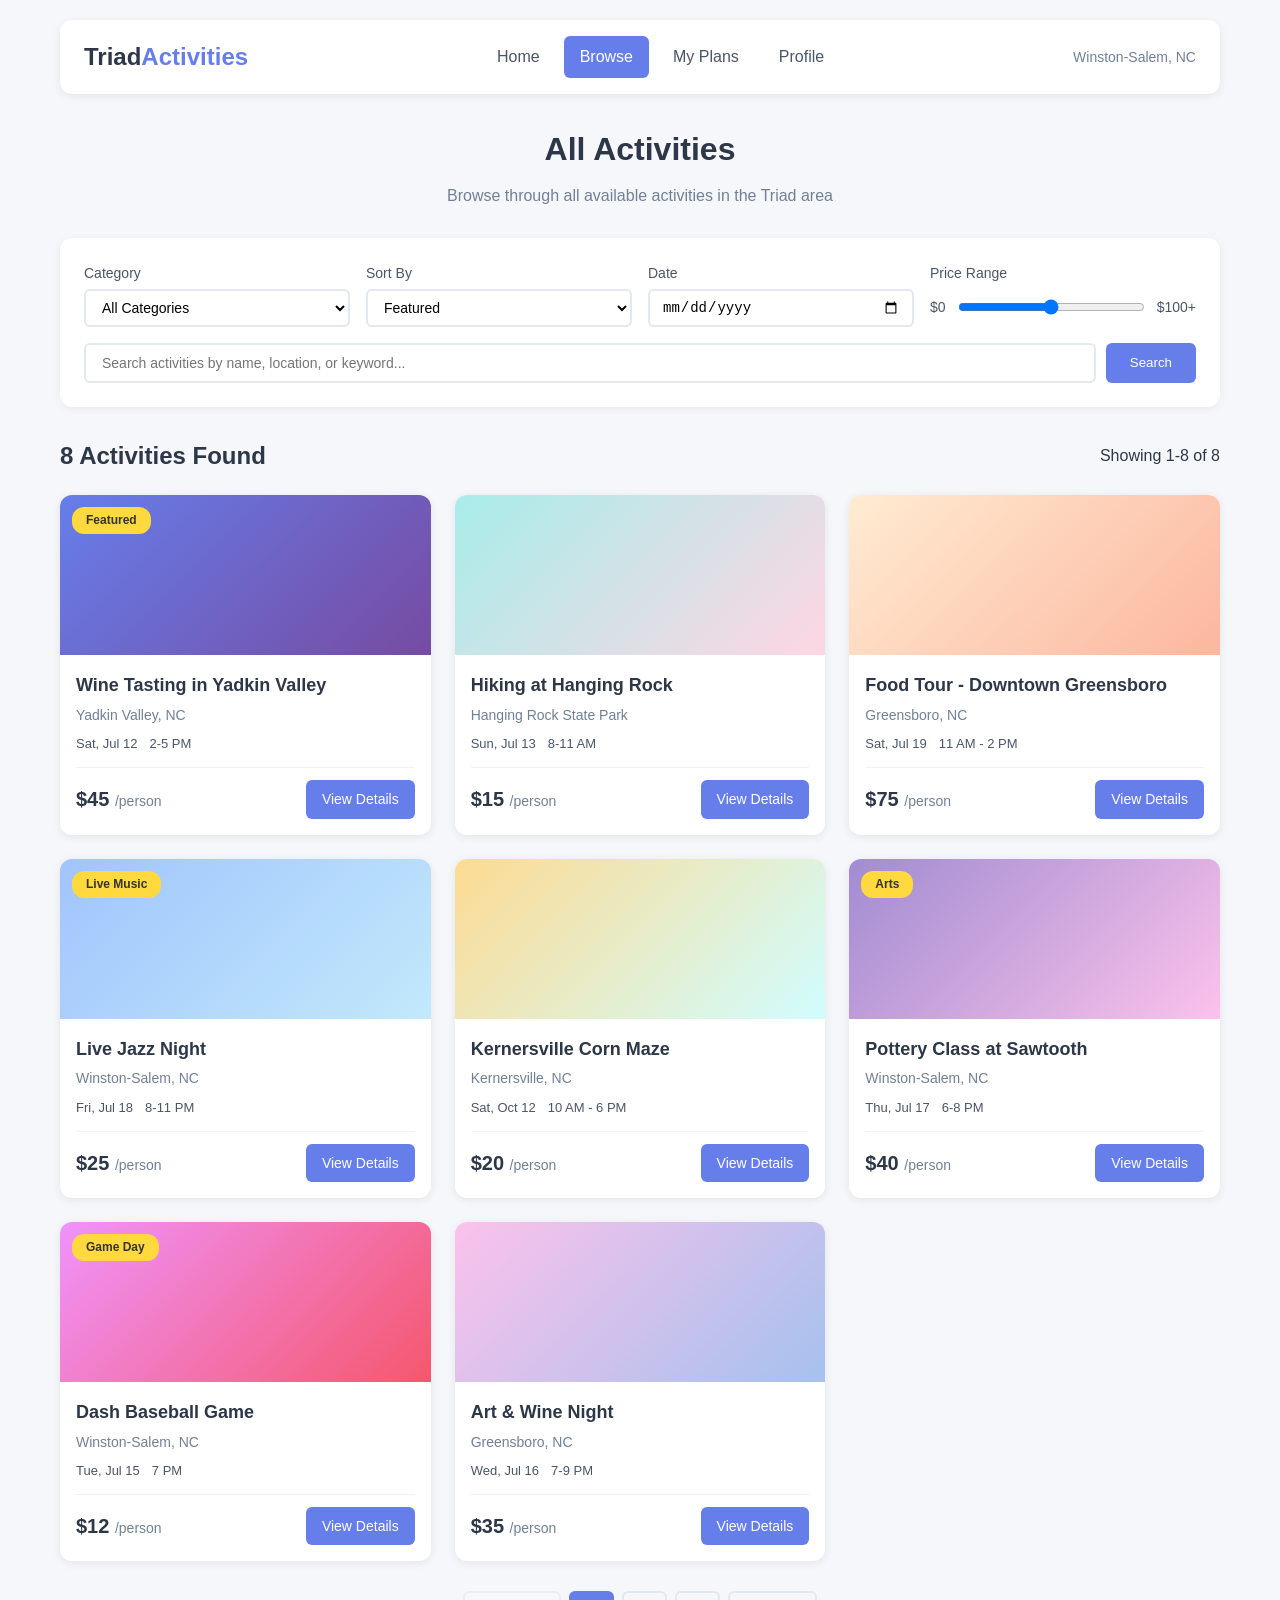
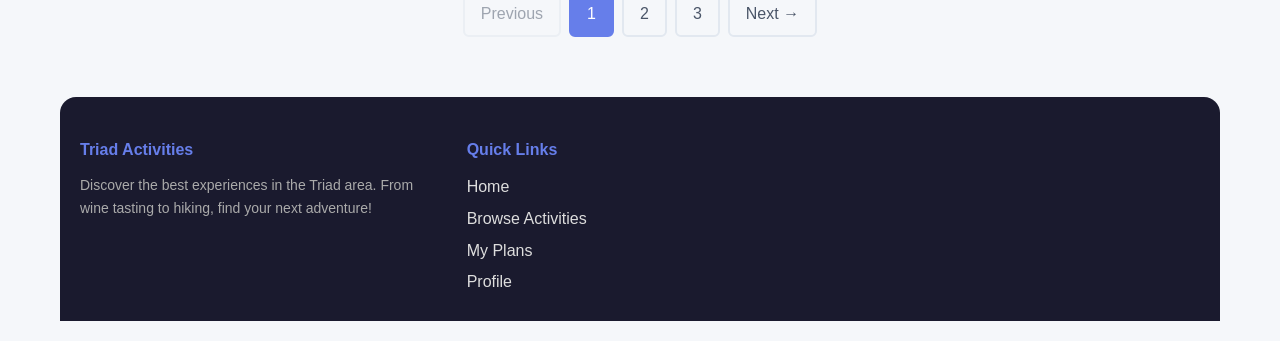
<file: high-fidelity-prototype/customer/browse.html>
<!DOCTYPE html>
<html lang="en">
<head>
    <meta charset="UTF-8">
    <meta name="viewport" content="width=device-width, initial-scale=1.0">
    <title>Browse Activities - Triad Activities</title>
    <link rel="stylesheet" href="../common/shared.css">
    <link rel="stylesheet" href="design.css">
</head>
<body>

    <header class="app-header">
        <div class="logo">
            <a href="index.html">Triad<span>Activities</span></a>
        </div>
        <nav class="main-nav">
            <a href="index.html">Home</a>
            <a href="browse.html" class="active">Browse</a>
            <a href="myPlans.html">My Plans</a>
            <a href="profile.html">Profile</a>
        </nav>
        <div class="header-actions">
            <span class="location">Winston-Salem, NC</span>
        </div>
    </header>

    <main>
        <section class="browse-header">
            <h1>All Activities</h1>
            <p>Browse through all available activities in the Triad area</p>
        </section>

        <section class="filter-section">
            <div class="filter-row">
                <div class="filter-group">
                    <label for="categoryFilter">Category</label>
                    <select id="categoryFilter">
                        <option value="all">All Categories</option>
                        <option value="outdoor">Outdoor</option>
                        <option value="indoor">Indoor</option>
                        <option value="food">Food & Drink</option>
                        <option value="entertainment">Entertainment</option>
                        <option value="culture">Culture</option>
                        <option value="sports">Sports</option>
                    </select>
                </div>

                <div class="filter-group">
                    <label for="sortFilter">Sort By</label>
                    <select id="sortFilter">
                        <option value="featured">Featured</option>
                        <option value="price-low">Price: Low to High</option>
                        <option value="price-high">Price: High to Low</option>
                        <option value="date">Date: Soonest</option>
                    </select>
                </div>

                <div class="filter-group">
                    <label for="dateFilter">Date</label>
                    <input type="date" id="dateFilter">
                </div>

                <div class="filter-group">
                    <label>Price Range</label>
                    <div class="price-range-display">
                        <span>$0</span>
                        <input type="range" min="0" max="100" value="50">
                        <span>$100+</span>
                    </div>
                </div>
            </div>

            <div class="filter-search">
                <input type="text" placeholder="Search activities by name, location, or keyword...">
                <button class="search-btn-small">Search</button>
            </div>
        </section>

        <section class="results-section">
            <div class="section-header">
                <h2 id="resultsCount">8 Activities Found</h2>
                <span class="result-count">Showing 1-8 of 8</span>
            </div>

            <div class="activity-grid">
                <div class="activity-card">
                    <div class="card-image" style="background: linear-gradient(135deg, #667eea 0%, #764ba2 100%);">
                        <span class="card-badge">Featured</span>
                    </div>
                    <div class="card-body">
                        <h3>Wine Tasting in Yadkin Valley</h3>
                        <p class="location">Yadkin Valley, NC</p>
                        <div class="card-meta">
                            <span>Sat, Jul 12</span>
                            <span>2-5 PM</span>
                        </div>
                        <div class="card-footer">
                            <span class="price">$45 <span>/person</span></span>
                            <a href="booking.html?id=1" class="view-detail-btn">View Details</a>
                        </div>
                    </div>
                </div>

                <div class="activity-card">
                    <div class="card-image" style="background: linear-gradient(135deg, #a8edea 0%, #fed6e3 100%);"></div>
                    <div class="card-body">
                        <h3>Hiking at Hanging Rock</h3>
                        <p class="location">Hanging Rock State Park</p>
                        <div class="card-meta">
                            <span>Sun, Jul 13</span>
                            <span>8-11 AM</span>
                        </div>
                        <div class="card-footer">
                            <span class="price">$15 <span>/person</span></span>
                            <a href="booking.html?id=2" class="view-detail-btn">View Details</a>
                        </div>
                    </div>
                </div>

                <div class="activity-card">
                    <div class="card-image" style="background: linear-gradient(135deg, #ffecd2 0%, #fcb69f 100%);"></div>
                    <div class="card-body">
                        <h3>Food Tour - Downtown Greensboro</h3>
                        <p class="location">Greensboro, NC</p>
                        <div class="card-meta">
                            <span>Sat, Jul 19</span>
                            <span>11 AM - 2 PM</span>
                        </div>
                        <div class="card-footer">
                            <span class="price">$75 <span>/person</span></span>
                            <a href="booking.html?id=3" class="view-detail-btn">View Details</a>
                        </div>
                    </div>
                </div>

                <div class="activity-card">
                    <div class="card-image" style="background: linear-gradient(135deg, #a1c4fd 0%, #c2e9fb 100%);">
                        <span class="card-badge">Live Music</span>
                    </div>
                    <div class="card-body">
                        <h3>Live Jazz Night</h3>
                        <p class="location">Winston-Salem, NC</p>
                        <div class="card-meta">
                            <span>Fri, Jul 18</span>
                            <span>8-11 PM</span>
                        </div>
                        <div class="card-footer">
                            <span class="price">$25 <span>/person</span></span>
                            <a href="booking.html?id=4" class="view-detail-btn">View Details</a>
                        </div>
                    </div>
                </div>

                <div class="activity-card">
                    <div class="card-image" style="background: linear-gradient(135deg, #fddb92 0%, #d1fdff 100%);"></div>
                    <div class="card-body">
                        <h3>Kernersville Corn Maze</h3>
                        <p class="location">Kernersville, NC</p>
                        <div class="card-meta">
                            <span>Sat, Oct 12</span>
                            <span>10 AM - 6 PM</span>
                        </div>
                        <div class="card-footer">
                            <span class="price">$20 <span>/person</span></span>
                            <a href="booking.html?id=5" class="view-detail-btn">View Details</a>
                        </div>
                    </div>
                </div>

                <div class="activity-card">
                    <div class="card-image" style="background: linear-gradient(135deg, #a18cd1 0%, #fbc2eb 100%);">
                        <span class="card-badge">Arts</span>
                    </div>
                    <div class="card-body">
                        <h3>Pottery Class at Sawtooth</h3>
                        <p class="location">Winston-Salem, NC</p>
                        <div class="card-meta">
                            <span>Thu, Jul 17</span>
                            <span>6-8 PM</span>
                        </div>
                        <div class="card-footer">
                            <span class="price">$40 <span>/person</span></span>
                            <a href="booking.html?id=6" class="view-detail-btn">View Details</a>
                        </div>
                    </div>
                </div>

                <div class="activity-card">
                    <div class="card-image" style="background: linear-gradient(135deg, #f093fb 0%, #f5576c 100%);">
                        <span class="card-badge">Game Day</span>
                    </div>
                    <div class="card-body">
                        <h3>Dash Baseball Game</h3>
                        <p class="location">Winston-Salem, NC</p>
                        <div class="card-meta">
                            <span>Tue, Jul 15</span>
                            <span>7 PM</span>
                        </div>
                        <div class="card-footer">
                            <span class="price">$12 <span>/person</span></span>
                            <a href="booking.html?id=7" class="view-detail-btn">View Details</a>
                        </div>
                    </div>
                </div>

                <div class="activity-card">
                    <div class="card-image" style="background: linear-gradient(135deg, #fbc2eb 0%, #a6c1ee 100%);"></div>
                    <div class="card-body">
                        <h3>Art & Wine Night</h3>
                        <p class="location">Greensboro, NC</p>
                        <div class="card-meta">
                            <span>Wed, Jul 16</span>
                            <span>7-9 PM</span>
                        </div>
                        <div class="card-footer">
                            <span class="price">$35 <span>/person</span></span>
                            <a href="booking.html?id=8" class="view-detail-btn">View Details</a>
                        </div>
                    </div>
                </div>
            </div>

            <div class="pagination">
                <a href="#" class="disabled">Previous</a>
                <a href="#" class="active">1</a>
                <a href="#">2</a>
                <a href="#">3</a>
                <a href="#">Next →</a>
            </div>
        </section>
    </main>

    <footer class="app-footer">
        <div class="footer-content">
            <div class="footer-section">
                <h4>Triad Activities</h4>
                <p>Discover the best experiences in the Triad area. From wine tasting to hiking, find your next adventure!</p>
            </div>
            <div class="footer-section">
                <h4>Quick Links</h4>
                <a href="index.html">Home</a>
                <a href="browse.html">Browse Activities</a>
                <a href="myPlans.html">My Plans</a>
                <a href="profile.html">Profile</a>
            </div>
</body>
</html>
<div class="n"></div>
</file>
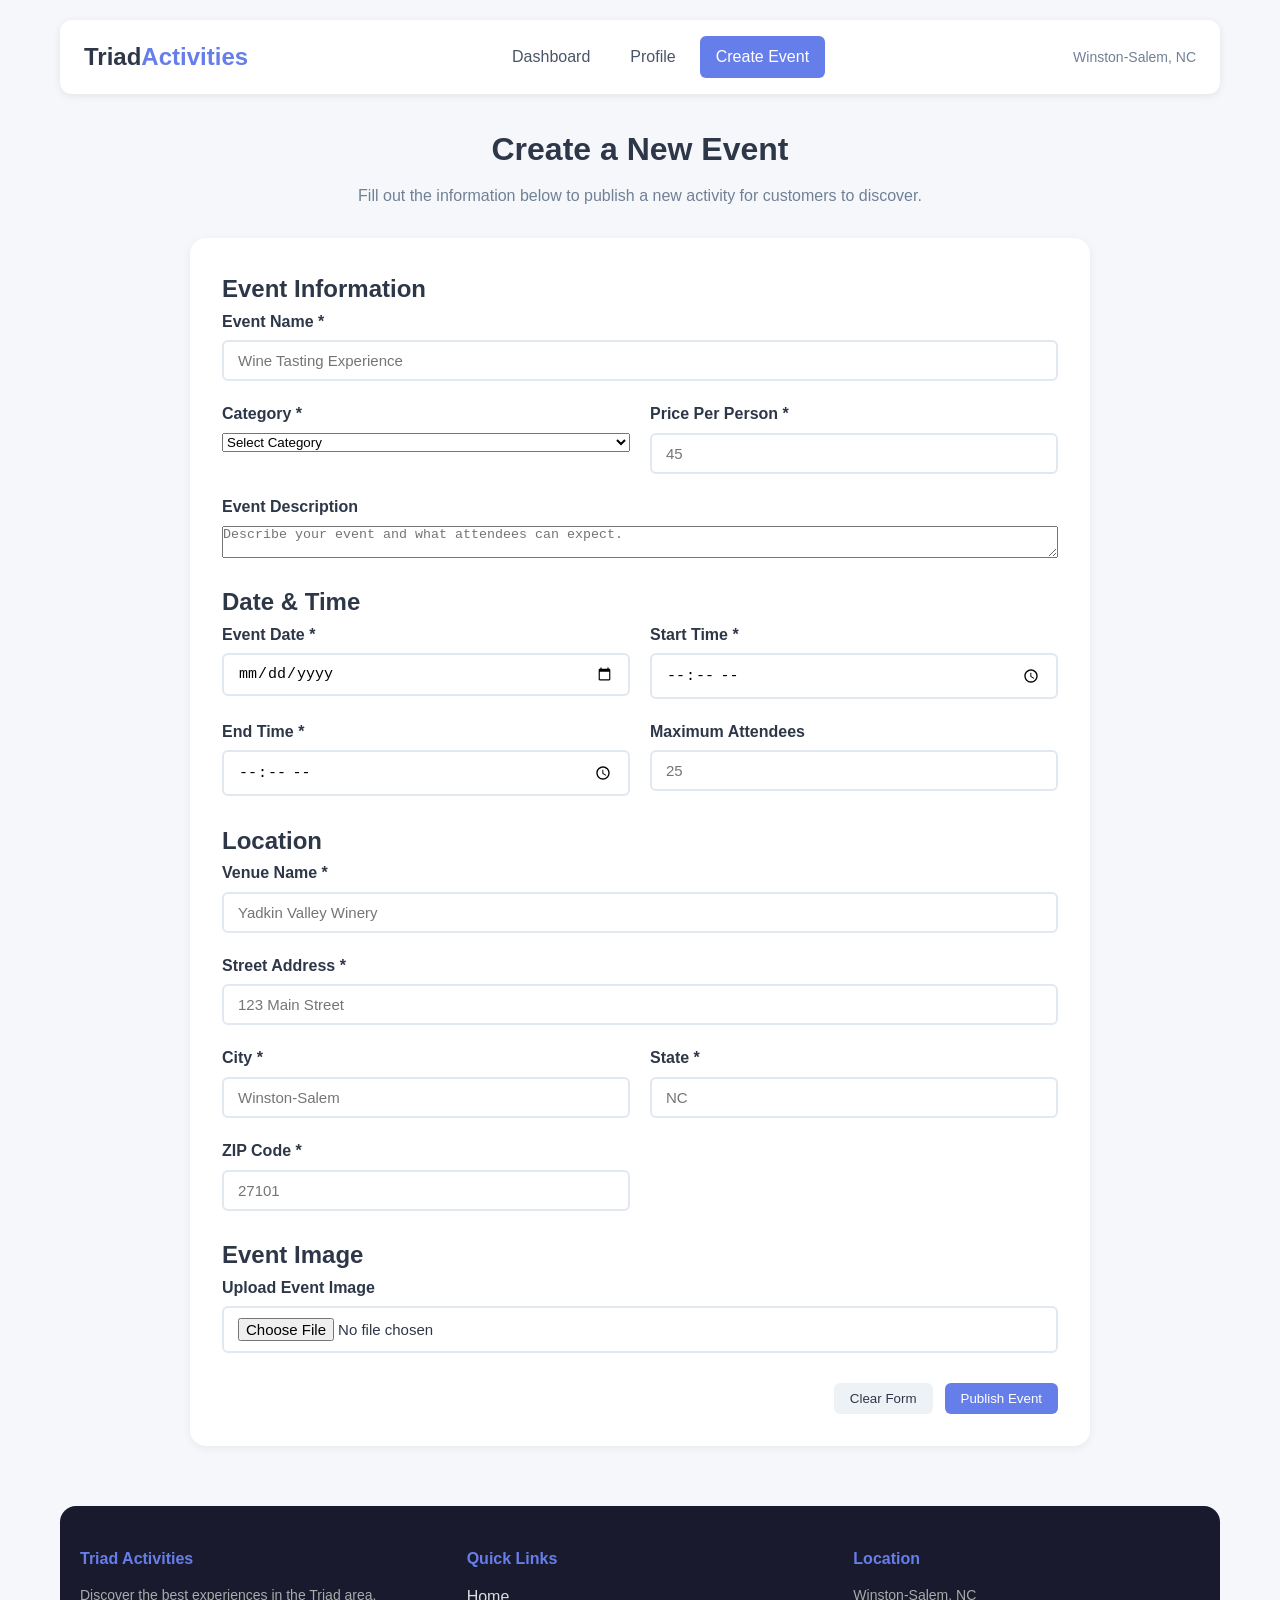
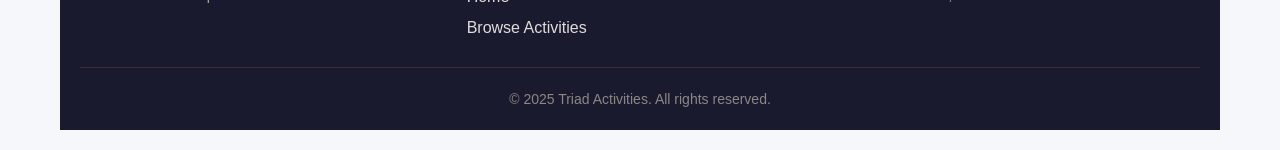
<file: high-fidelity-prototype/provider-prototype/new-event-form.html>
<!DOCTYPE html>
<html lang="en">
<head>
    <meta charset="UTF-8">
    <meta name="viewport" content="width=device-width, initial-scale=1.0">
    <title>Triad Activities - Create Event</title>
    <link rel="stylesheet" href="../common/shared.css">
    <link rel="stylesheet" href="../customer/design.css">
    <link rel="stylesheet" href="provider.css">
</head>

<body>

    <!-- Navigation Bar -->
    <header class="app-header">
        <div class="logo">
            <a href="index.html"> Triad<span>Activities</span></a>
        </div>

        <nav class="main-nav">
            <a href="provider-landing.html" >Dashboard</a> 
            <a href="provider-profile.html">Profile</a> 
            <a href="new-event-form.html" class="active">Create Event</a>
        </nav>

        <div class="header-actions">
            <span class="location"> Winston-Salem, NC</span>
        </div>
    </header>

        
    <main>
        <div class="profile-page">
            
            <!-- Page Header -->
            <div class="page-header">
                <h1>Create a New Event</h1>
                <p>
                    Fill out the information below to publish a new activity
                    for customers to discover.
                </p>
            </div>

            <!-- Form Card -->
            <div class="form-card">
                <form>
                    <!-- Event Information -->

                    <h2>Event Information</h2>

                    <div class="form-grid">

                        <div class="form-group full-width">
                            <label for="eventName">Event Name *</label>

                            <input
                                type="text"
                                id="eventName"
                                placeholder="Wine Tasting Experience"
                                required>
                        </div>

                        <div class="form-group">
                            <label for="category">Category *</label>

                            <select id="category" required>
                                <option value="">Select Category</option>
                                <option>Food & Drink</option>
                                <option>Outdoor Activities</option>
                                <option>Entertainment</option>
                                <option>Arts & Culture</option>
                                <option>Sports & Recreation</option>
                                <option>Educational</option>
                            </select>
                        </div>

                        <div class="form-group">
                            <label for="price">Price Per Person *</label>

                            <input
                                type="number"
                                id="price"
                                placeholder="45"
                                min="0"
                                required>
                        </div>

                        <div class="form-group full-width">
                            <label for="description">
                                Event Description
                            </label>

                            <textarea
                                id="description"
                                placeholder="Describe your event and what attendees can expect."></textarea>
                        </div>

                    </div>

                    <br>

                    <!-- Date & Time -->

                    <h2>Date & Time</h2>

                    <div class="form-grid">

                        <div class="form-group">
                            <label for="eventDate">Event Date *</label>

                            <input
                                type="date"
                                id="eventDate"
                                required>
                        </div>

                        <div class="form-group">
                            <label for="startTime">Start Time *</label>

                            <input
                                type="time"
                                id="startTime"
                                required>
                        </div>

                        <div class="form-group">
                            <label for="endTime">End Time *</label>

                            <input
                                type="time"
                                id="endTime"
                                required>
                        </div>

                        <div class="form-group">
                            <label for="capacity">
                                Maximum Attendees
                            </label>

                            <input
                                type="number"
                                id="capacity"
                                placeholder="25"
                                min="1">
                        </div>

                    </div>

                    <br>

                    <!-- Location -->

                    <h2>Location</h2>

                    <div class="form-grid">

                        <div class="form-group full-width">
                            <label for="venue">
                                Venue Name *
                            </label>

                            <input
                                type="text"
                                id="venue"
                                placeholder="Yadkin Valley Winery"
                                required>
                        </div>

                        <div class="form-group full-width">
                            <label for="address">
                                Street Address *
                            </label>

                            <input
                                type="text"
                                id="address"
                                placeholder="123 Main Street"
                                required>
                        </div>

                        <div class="form-group">
                            <label for="city">City *</label>

                            <input
                                type="text"
                                id="city"
                                placeholder="Winston-Salem"
                                required>
                        </div>

                        <div class="form-group">
                            <label for="state">State *</label>

                            <input
                                type="text"
                                id="state"
                                placeholder="NC"
                                required>
                        </div>

                        <div class="form-group">
                            <label for="zip">ZIP Code *</label>

                            <input
                                type="text"
                                id="zip"
                                placeholder="27101"
                                required>
                        </div>

                    </div>

                    <br>

                    <!-- Image -->

                    <h2>Event Image</h2>

                    <div class="form-grid">

                        <div class="form-group full-width">
                            <label for="image">
                                Upload Event Image
                            </label>

                            <input
                                type="file"
                                id="image"
                                accept="image/*">
                        </div>

                    </div>

                    <!-- Buttons -->

                    <div class="form-actions">

                        <button
                            type="reset"
                            class="btn-secondary">

                            Clear Form

                        </button>

                        <button
                            type="submit"
                            class="btn-primary">

                            Publish Event

                        </button>

                    </div>

                </form>
            </div>
        </div>
    </main> 

     <!-- Footer -->

    <footer class="app-footer">

        <div class="footer-content">

            <div class="footer-section">
                <h4>Triad Activities</h4>
                <p>
                    Discover the best experiences in the Triad area.
                </p>
            </div>

            <div class="footer-section">
                <h4>Quick Links</h4>

                <a href="index.html">Home</a>
                <a href="browse.html">Browse Activities</a>
                
            </div>

            <div class="footer-section">
                <h4>Location</h4>
                <p>Winston-Salem, NC</p>
            </div>

        </div>

        <div class="footer-bottom">
            <p>&copy; 2025 Triad Activities. All rights reserved.</p>
        </div>

    </footer>
    

</body>
</html>
</file>
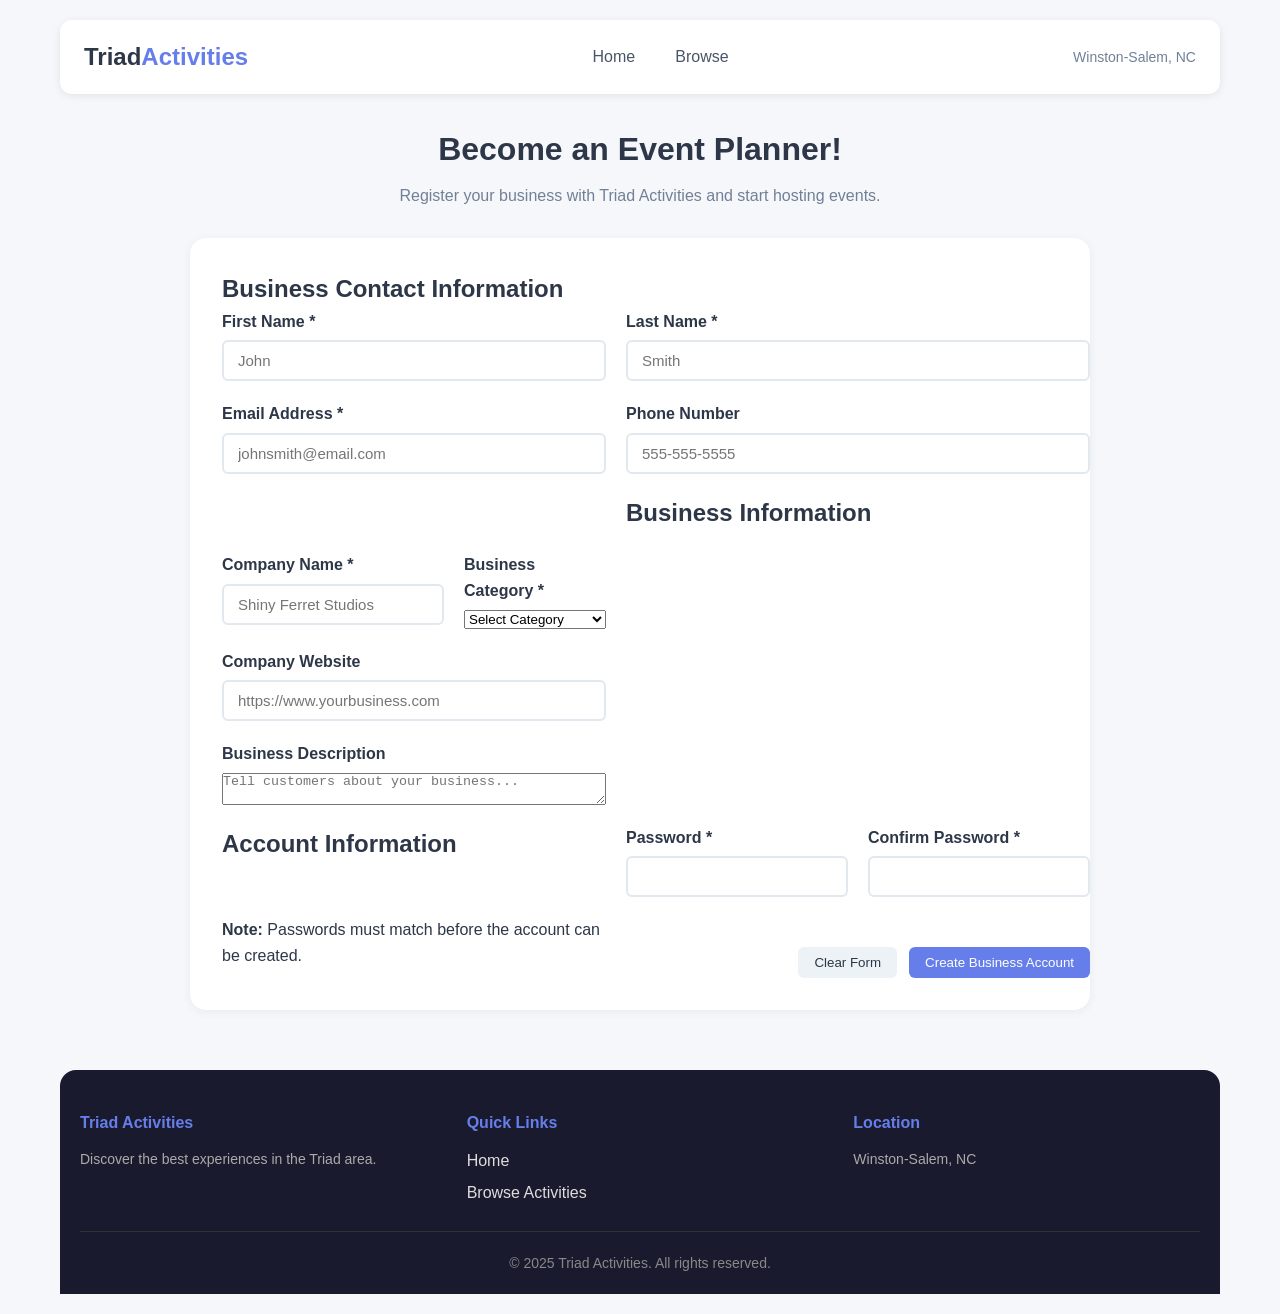
<file: high-fidelity-prototype/provider-prototype/new-provider-form.html>
<!DOCTYPE html>
<html lang="en">
<head>
    <meta charset="UTF-8">
    <meta name="viewport" content="width=device-width, initial-scale=1.0">
    <title>Triad Activities - New Provider Form</title>
    <link rel="stylesheet" href="../common/shared.css">
    <link rel="stylesheet" href="../customer/design.css">
    <link rel="stylesheet" href="provider.css">
</head>

<body>

    <!-- Navigation Bar -->
    <header class="app-header">
        <div class="logo">
            <a href="index.html"> Triad<span>Activities</span></a>
        </div>

        <nav class="main-nav">
            <a href="index.html">Home</a>
            <a href="browse.html">Browse</a>
        </nav>

        <div class="header-actions">
            <span class="location"> Winston-Salem, NC</span>
        </div>
    </header>

        <!-- New Provider Form -->
    <main>
        <div class="profile-page">
            
            <!-- Page Header -->
            <div class="page-header">
                <h1>Become an Event Planner!</h1>
                <p>
                    Register your business with Triad Activities and start hosting events.
                </p>
            </div>

            <!-- Form Card -->
            <div class="form-card">
                <form>
                    <!-- Contact Information -->
                    <h2>Business Contact Information</h2>

                        <div class="form-grid">

                        <div class="form-group">
                            <label for="firstName">First Name *</label>
                            <input type="text"
                                   id="firstName"
                                   placeholder="John"
                                   required>
                        </div>

                        <div class="form-group">
                            <label for="lastName">Last Name *</label>
                            <input type="text"
                                   id="lastName"
                                   placeholder="Smith"
                                   required>
                        </div>

                        <div class="form-group">
                            <label for="email">Email Address *</label>
                            <input type="email"
                                   id="email"
                                   placeholder="johnsmith@email.com"
                                   required>
                        </div>

                        <div class="form-group">
                            <label for="phone">Phone Number</label>
                            <input type="tel"
                                   id="phone"
                                   placeholder="555-555-5555">
                        </div>

                    <br>

                    <!-- Business Information -->

                    <h2>Business Information</h2>

                    <div class="form-grid">

                        <div class="form-group">
                            <label for="companyName">Company Name *</label>
                            <input type="text"
                                   id="companyName"
                                   placeholder="Shiny Ferret Studios"
                                   required>
                        </div>

                        <div class="form-group">
                            <label for="category">Business Category *</label>

                            <select id="category" required>
                                <option value="">Select Category</option>
                                <option>Food & Drink</option>
                                <option>Outdoor Activities</option>
                                <option>Entertainment</option>
                                <option>Arts & Culture</option>
                                <option>Sports & Recreation</option>
                                <option>Educational</option>
                            </select>

                        </div>

                        <div class="form-group full-width">
                            <label for="website">Company Website</label>

                            <input type="url"
                                   id="website"
                                   placeholder="https://www.yourbusiness.com">
                        </div>

                        <div class="form-group full-width">
                            <label for="description">
                                Business Description
                            </label>

                            <textarea id="description"
                                      placeholder="Tell customers about your business..."></textarea>
                        </div>

                    </div>

                    <br>

                    <!-- Account Information -->

                    <h2>Account Information</h2>

                    <div class="form-grid">

                        <div class="form-group">
                            <label for="password">Password *</label>

                            <input type="password"
                                   id="password"
                                   required>
                        </div>

                        <div class="form-group">
                            <label for="confirmPassword">
                                Confirm Password *
                            </label>

                            <input type="password"
                                   id="confirmPassword"
                                   required>
                        </div>

                    </div>

                    <p>
                        <strong>Note:</strong> Passwords must match before
                        the account can be created.
                    </p>

                    <!-- Buttons -->

                    <div class="form-actions">

                        <button type="reset"
                                class="btn-secondary">
                            Clear Form
                        </button>

                        <button type="submit"
                                class="btn-primary">
                            Create Business Account
                        </button>

                    </div>

                </form>
            </div>
        </div>
    </main> 

     <!-- Footer -->

    <footer class="app-footer">

        <div class="footer-content">

            <div class="footer-section">
                <h4>Triad Activities</h4>
                <p>
                    Discover the best experiences in the Triad area.
                </p>
            </div>

            <div class="footer-section">
                <h4>Quick Links</h4>

                <a href="index.html">Home</a>
                <a href="browse.html">Browse Activities</a>
                
            </div>

            <div class="footer-section">
                <h4>Location</h4>
                <p>Winston-Salem, NC</p>
            </div>

        </div>

        <div class="footer-bottom">
            <p>&copy; 2025 Triad Activities. All rights reserved.</p>
        </div>

    </footer>
    

</body>
</html>
</file>
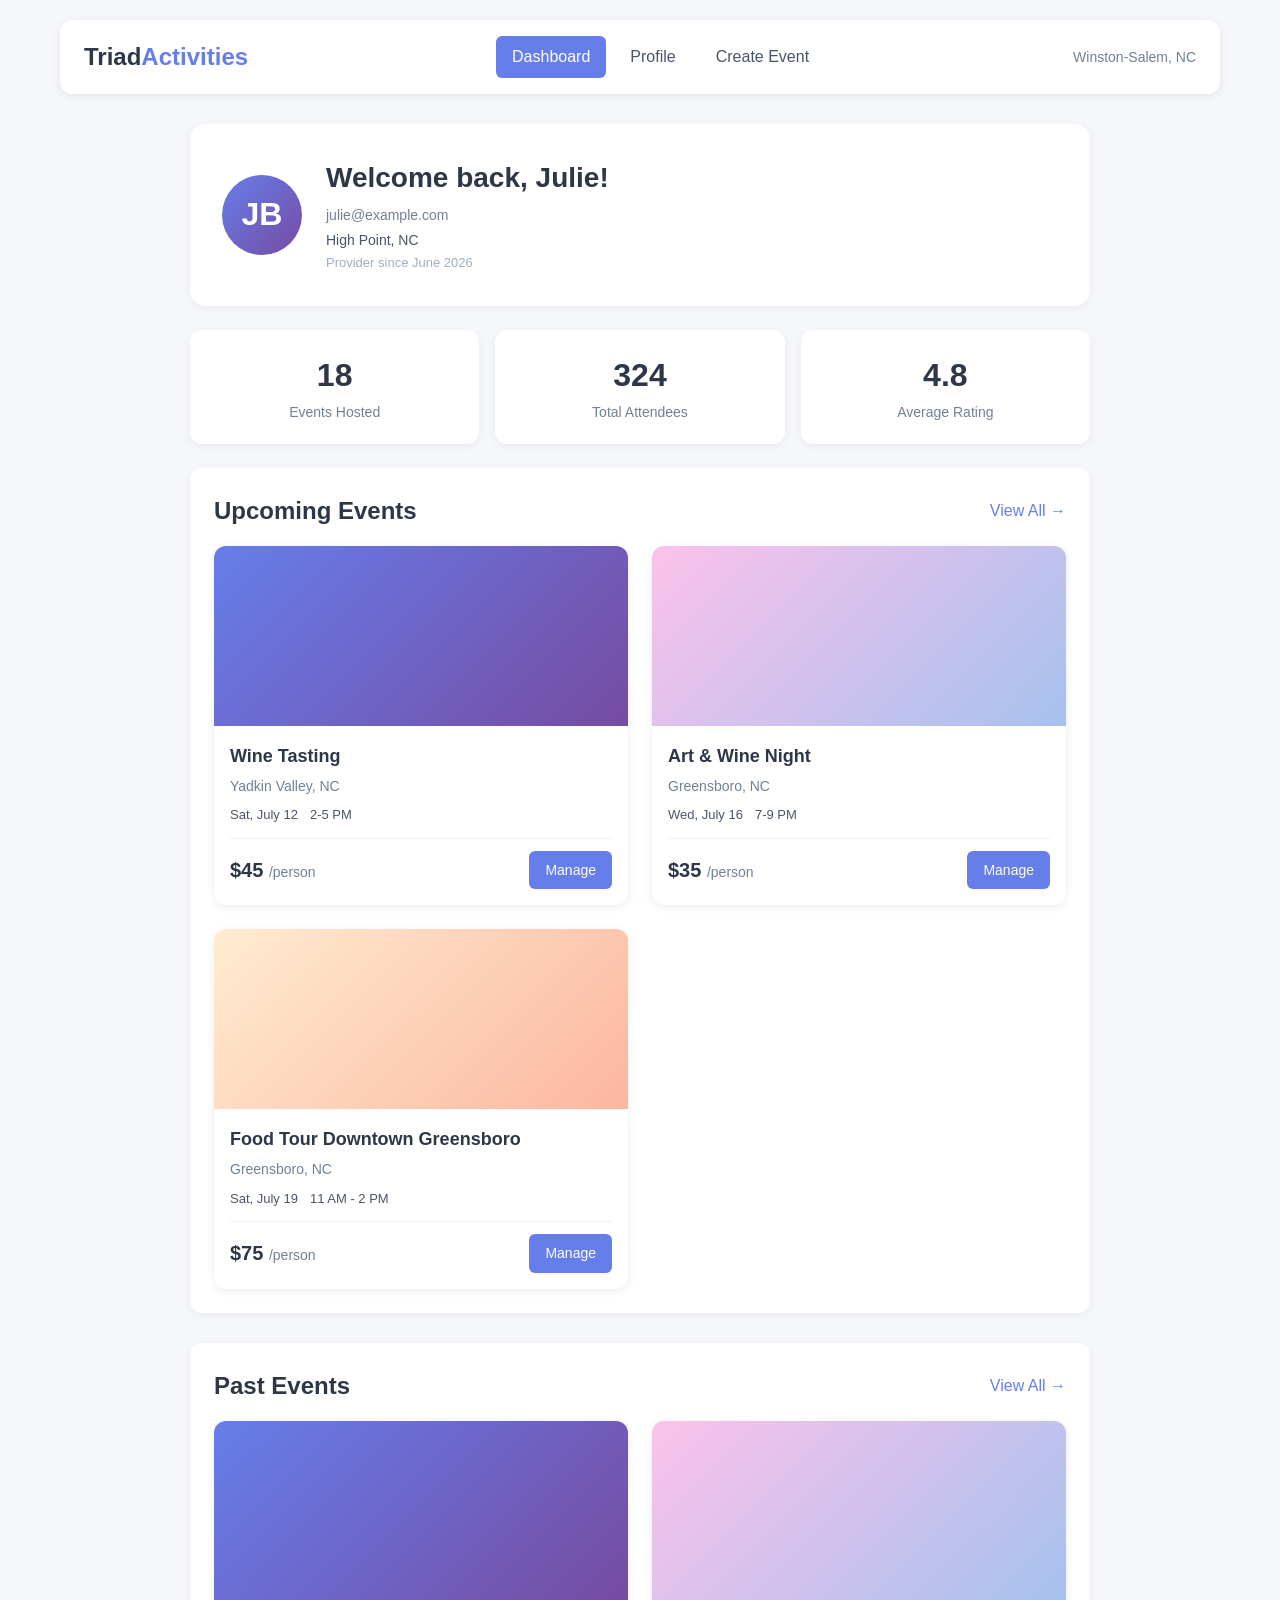
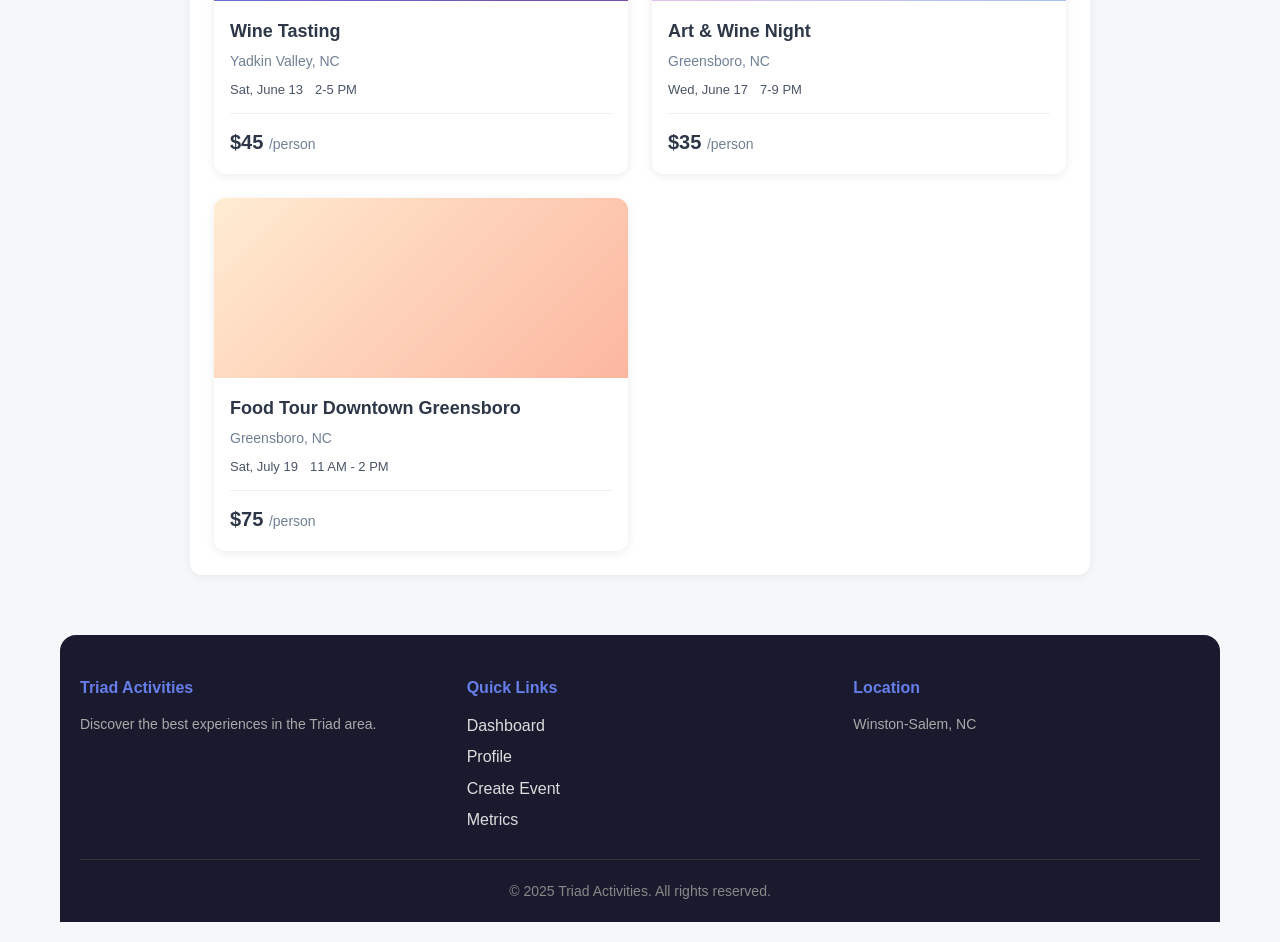
<file: high-fidelity-prototype/provider-prototype/provider-landing.html>
<!DOCTYPE html>
<html lang="en">
<head>
    <meta charset="UTF-8">
    <meta name="viewport" content="width=device-width, initial-scale=1.0">
    <title>Triad Activities - Provider Portal</title>
    <link rel="stylesheet" href="../common/shared.css">
    <link rel="stylesheet" href="../customer/design.css">
    <link rel="stylesheet" href="provider.css">
</head>

<body>

    <!-- Navigation Bar -->
    <header class="app-header">
        <div class="logo">
            <a href="provider-landing.html"> Triad<span>Activities</span></a>
        </div>

        <nav class="main-nav">
            <a href="provider-landing.html" class="active">Dashboard</a> 
            <a href="provider-profile.html">Profile</a> 
            <a href="new-event-form.html">Create Event</a>
        </nav>

        <div class="header-actions">
            <span class="location"> Winston-Salem, NC</span>
        </div>
    </header>

    <main>
        <div class="profile-page">

            <!-- Profile Header Section -->
            <div class="profile-header-section">
                <div class="profile-avatar">
                    <span class="avatar-initials">JB</span>
                </div>

                <div class="profile-user-info">
                    <h1>Welcome back, Julie!</h1>
                    <p class="profile-email"> julie@example.com</p>
                    <p class="profile-location"> High Point, NC</p>
                    <p class="profile-member">Provider since June 2026</p>
                </div>

            </div>

            <!-- Statistics Section -->
            <div class="profile-stats-grid">
                
                <div class="stat-card">
                    <span class="stat-number">18</span>
                    <p class="stat-label">Events Hosted</p>
                </div>

                <div class="stat-card">
                    <span class="stat-number">324</span>
                    <p class="stat-label">Total Attendees</p>
                </div>

                <div class="stat-card">
                    <span class="stat-number">4.8</span>
                    <p class="stat-label">Average Rating</p>
                </div>

            </div>

            <!-- Upcoming Events Section -->
            <div class="profile-reviews-section">

                <div class="section-header">
                    <h2>Upcoming Events</h2>
                    <a href="event-management.html" class="view-all">View All →</a>
                </div>

                <div class="activity-grid">
                    <!-- Upcoming event cards will be displayed here -->

                    <!-- Event Card -->
                    <div class="activity-card">
                        <div class="card-image" style="background: linear-gradient(135deg, #667eea 0%, #764ba2 100%);"></div>
                        
                        <div class="card-body">
                            <h3>Wine Tasting</h3>
                            <p class="location">Yadkin Valley, NC</p>
                            <div class="card-meta">
                                <span>Sat, July 12</span>
                                <span>2-5 PM</span>
                            </div>

                            <div class="card-footer">
                                <span class="price">$45 <span>/person</span> </span>

                                <a href="#" class="view-detail-btn">
                                    Manage                               
                                </a>
                            </div>
                        </div>
                    </div>

                    <!-- Event Card -->
                    <div class="activity-card">
                        <div class="card-image" style="background: linear-gradient(135deg, #fbc2eb 0%, #a6c1ee 100%);"></div>

                        <div class="card-body">
                            <h3>Art & Wine Night</h3>
                            <p class="location">Greensboro, NC</p>
                            <div class="card-meta">
                                <span>Wed, July 16 </span>
                                <span>7-9 PM</span>
                            </div>

                            <div class="card-footer">
                                <span class="price">$35 <span>/person</span> </span>

                                <a href="#" class="view-detail-btn">
                                    Manage                               
                                </a>
                            </div>
                        </div>
                    </div>

                    <!-- Event Card -->
                    <div class="activity-card">
                        <div class="card-image" style="background: linear-gradient(135deg, #ffecd2 0%, #fcb69f 100%);"></div>

                        <div class="card-body">
                            <h3>Food Tour Downtown Greensboro</h3>
                            <p class="location">Greensboro, NC</p>
                            <div class="card-meta">
                                <span>Sat, July 19 </span>
                                <span>11 AM - 2 PM</span>
                            </div>

                            <div class="card-footer">
                                <span class="price">$75 <span>/person</span> </span>

                                <a href="#" class="view-detail-btn">
                                    Manage                               
                                </a>
                            </div>
                        </div>
                    </div>


                </div>
            </div>

            <!-- Past Events Section -->
            <div class="profile-reviews-section">

                <div class="section-header">
                    <h2>Past Events</h2>
                    <a href="new-event-form.html" class="view-all">View All →</a>
                </div>

                <div class="activity-grid">
                    <!-- Past event cards will be displayed here -->

                    <!-- Event Card -->
                    <div class="activity-card">
                        <div class="card-image" style="background: linear-gradient(135deg, #667eea 0%, #764ba2 100%);"></div>

                        <div class="card-body">
                            <h3>Wine Tasting</h3>
                            <p class="location">Yadkin Valley, NC</p>
                            <div class="card-meta">
                                <span>Sat, June 13</span>
                                <span>2-5 PM</span>
                            </div>

                            <div class="card-footer">
                                <span class="price">$45 <span>/person</span> </span>
                            </div>
                        </div>
                    </div>

                    <!-- Event Card -->
                    <div class="activity-card">
                        <div class="card-image" style="background: linear-gradient(135deg, #fbc2eb 0%, #a6c1ee 100%);"></div>

                        <div class="card-body">
                            <h3>Art & Wine Night</h3>
                            <p class="location">Greensboro, NC</p>
                            <div class="card-meta">
                                <span>Wed, June 17 </span>
                                <span>7-9 PM</span>
                            </div>

                            <div class="card-footer">
                                <span class="price">$35 <span>/person</span> </span>
                            </div>
                        </div>
                    </div>

                    <!-- Event Card -->
                    <div class="activity-card">
                        <div class="card-image" style="background: linear-gradient(135deg, #ffecd2 0%, #fcb69f 100%);"></div>

                        <div class="card-body">
                            <h3>Food Tour Downtown Greensboro</h3>
                            <p class="location">Greensboro, NC</p>
                            <div class="card-meta">
                                <span>Sat, July 19 </span>
                                <span>11 AM - 2 PM</span>
                            </div>

                            <div class="card-footer">
                                <span class="price">$75 <span>/person</span> </span>
                            </div>
                        </div>
                    </div>


                </div>
            </div>

        </div>
    </main>

    <footer class="app-footer">

    <div class="footer-content">

        <div class="footer-section">
            <h4>Triad Activities</h4>
            <p>Discover the best experiences in the Triad area.</p>
        </div>

        <div class="footer-section">
            <h4>Quick Links</h4>
            <a href="provider-landing.html">Dashboard</a>
            <a href="provider-profile.html">Profile</a>
            <a href="new-event-form.html">Create Event</a>
            <a href="provider-metrics.html">Metrics</a>
        </div>

        <div class="footer-section">
            <h4>Location</h4>
            <p>Winston-Salem, NC</p>
        </div>

    </div>

    <div class="footer-bottom">
        <p>&copy; 2025 Triad Activities. All rights reserved.</p>
    </div>

</footer>

</body>
</html>
</file>
<file: high-fidelity-prototype/common/shared.css>
* {
    margin: 0;
    padding: 0;
    box-sizing: border-box;
}

body {
    font-family: -apple-system, BlinkMacSystemFont, 'Segoe UI', Roboto, Oxygen, Ubuntu, sans-serif;
    background: #f5f7fa;
    color: #2d3748;
    max-width: 1200px;
    margin: 0 auto;
    padding: 20px;
    line-height: 1.6;
}

.app-header {
    display: flex;
    align-items: center;
    justify-content: space-between;
    padding: 16px 24px;
    background: white;
    border-radius: 12px;
    box-shadow: 0 2px 8px rgba(0,0,0,0.08);
    margin-bottom: 30px;
    flex-wrap: wrap;
    gap: 12px;
}

.logo a {
    font-size: 24px;
    font-weight: 700;
    text-decoration: none;
    color: #2d3748;
}

.logo span {
    color: #667eea;
}

.main-nav {
    display: flex;
    gap: 8px;
    flex-wrap: wrap;
}

.main-nav a {
    text-decoration: none;
    color: #4a5568;
    font-weight: 500;
    padding: 8px 16px;
    border-radius: 6px;
    transition: all 0.2s;
}

.main-nav a:hover {
    background: #f7fafc;
    color: #667eea;
}

.main-nav a.active {
    background: #667eea;
    color: white;
}

.location {
    color: #718096;
    font-size: 14px;
}

.app-footer {
    background: #1a1a2e;
    color: white;
    padding: 40px 20px 20px;
    margin-top: 60px;
    border-radius: 16px 16px 0 0;
}

.footer-content {
    display: grid;
    grid-template-columns: repeat(auto-fit, minmax(200px, 1fr));
    gap: 40px;
    max-width: 1200px;
    margin: 0 auto;
}

.footer-section h4 {
    margin-bottom: 12px;
    color: #667eea;
}

.footer-section a {
    display: block;
    color: #ddd;
    text-decoration: none;
    margin-bottom: 6px;
    transition: color 0.2s;
}

.footer-section a:hover {
    color: #667eea;
}

.footer-section p {
    color: #aaa;
    font-size: 14px;
}

.footer-bottom {
    text-align: center;
    padding-top: 20px;
    margin-top: 20px;
    border-top: 1px solid #333;
    color: #888;
    font-size: 14px;
}

@media (max-width: 768px) {
    body {
        padding: 12px;
    }
    
    .app-header {
        flex-direction: column;
        align-items: stretch;
        text-align: center;
    }
    
    .main-nav {
        justify-content: center;
    }
    
    .footer-content {
        grid-template-columns: 1fr;
        text-align: center;
    }
}
</file>
<file: high-fidelity-prototype/customer/design.css>
.hero-section {
    background: linear-gradient(135deg, #667eea 0%, #764ba2 100%);
    color: white;
    padding: 60px 40px;
    border-radius: 16px;
    text-align: center;
    margin-bottom: 40px;
}

.hero-section h1 {
    font-size: 38px;
    margin-bottom: 12px;
    font-weight: 800;
}

.hero-section p {
    font-size: 18px;
    opacity: 0.9;
    margin-bottom: 28px;
}

.hero-search {
    display: flex;
    max-width: 550px;
    margin: 0 auto;
}

.hero-search input {
    flex: 1;
    padding: 14px 20px;
    border: none;
    border-radius: 8px 0 0 8px;
    font-size: 16px;
    outline: none;
}

.hero-search .search-btn {
    padding: 14px 32px;
    background: #ff6b6b;
    color: white;
    border: none;
    border-radius: 0 8px 8px 0;
    font-size: 16px;
    font-weight: 600;
    text-decoration: none;
    cursor: pointer;
    transition: background 0.2s;
    display: inline-block;
}

.hero-search .search-btn:hover {
    background: #ee5a5a;
}

.categories-section {
    margin-bottom: 40px;
}

.categories-section h2 {
    font-size: 24px;
    margin-bottom: 16px;
}

.category-filters {
    display: flex;
    gap: 10px;
    flex-wrap: wrap;
}

.filter-chip {
    padding: 10px 20px;
    border: 2px solid #e2e8f0;
    border-radius: 25px;
    background: white;
    font-size: 14px;
    font-weight: 500;
    text-decoration: none;
    color: #4a5568;
    transition: all 0.2s;
}

.filter-chip:hover {
    border-color: #667eea;
    background: #f7fafc;
    transform: translateY(-2px);
}

.filter-chip.active {
    background: #667eea;
    color: white;
    border-color: #667eea;
}

.section-header {
    display: flex;
    justify-content: space-between;
    align-items: center;
    margin-bottom: 20px;
}

.section-header h2 {
    font-size: 24px;
}

.view-all {
    color: #667eea;
    text-decoration: none;
    font-weight: 500;
    transition: color 0.2s;
}

.view-all:hover {
    color: #5a6fd6;
    text-decoration: underline;
}

.activity-grid {
    display: grid;
    grid-template-columns: repeat(auto-fill, minmax(280px, 1fr));
    gap: 24px;
}

.activity-card {
    background: white;
    border-radius: 12px;
    overflow: hidden;
    box-shadow: 0 2px 10px rgba(0,0,0,0.08);
    transition: transform 0.2s, box-shadow 0.2s;
}

.activity-card:hover {
    transform: translateY(-4px);
    box-shadow: 0 8px 30px rgba(0,0,0,0.12);
}

.card-image {
    height: 160px;
    position: relative;
}

.card-badge {
    position: absolute;
    top: 12px;
    left: 12px;
    background: #ffd93d;
    color: #333;
    padding: 4px 14px;
    border-radius: 12px;
    font-size: 12px;
    font-weight: 600;
}

.card-body {
    padding: 16px;
}

.card-body h3 {
    font-size: 18px;
    margin-bottom: 4px;
}

.card-body .location {
    color: #718096;
    font-size: 14px;
    margin-bottom: 8px;
}

.card-meta {
    display: flex;
    gap: 12px;
    font-size: 13px;
    color: #4a5568;
    margin-bottom: 12px;
}

.card-footer {
    display: flex;
    justify-content: space-between;
    align-items: center;
    border-top: 1px solid #edf2f7;
    padding-top: 12px;
}

.price {
    font-size: 20px;
    font-weight: 700;
    color: #2d3748;
}

.price span {
    font-size: 14px;
    font-weight: 400;
    color: #718096;
}

.view-detail-btn {
    padding: 8px 16px;
    background: #667eea;
    color: white;
    border: none;
    border-radius: 6px;
    text-decoration: none;
    font-weight: 500;
    font-size: 14px;
    transition: background 0.2s;
}

.view-detail-btn:hover {
    background: #5a6fd6;
}

@media (max-width: 768px) {
    .hero-section {
        padding: 40px 20px;
    }
    
    .hero-section h1 {
        font-size: 28px;
    }
    
    .hero-search {
        flex-direction: column;
        gap: 10px;
    }
    
    .hero-search input {
        border-radius: 8px;
    }
    
    .hero-search .search-btn {
        border-radius: 8px;
        text-align: center;
    }
    
    .activity-grid {
        grid-template-columns: 1fr 1fr;
        gap: 16px;
    }
}

@media (max-width: 480px) {
    .activity-grid {
        grid-template-columns: 1fr;
    }
    
    .category-filters {
        gap: 6px;
    }
    
    .filter-chip {
        font-size: 12px;
        padding: 6px 14px;
    }
}

/* design layout for browse */ 

.browse-header {
    text-align: center;
    margin-bottom: 30px;
}

.browse-header h1 {
    font-size: 32px;
    margin-bottom: 8px;
}

.browse-header p {
    color: #718096;
    font-size: 16px;
}

.filter-section {
    background: white;
    padding: 24px;
    border-radius: 12px;
    box-shadow: 0 2px 8px rgba(0,0,0,0.06);
    margin-bottom: 30px;
}

.filter-row {
    display: grid;
    grid-template-columns: repeat(auto-fit, minmax(180px, 1fr));
    gap: 16px;
    margin-bottom: 16px;
}

.filter-group {
    display: flex;
    flex-direction: column;
}

.filter-group label {
    font-size: 14px;
    font-weight: 500;
    margin-bottom: 4px;
    color: #4a5568;
}

.filter-group select,
.filter-group input {
    padding: 8px 12px;
    border: 2px solid #e2e8f0;
    border-radius: 6px;
    font-size: 14px;
    background: white;
    outline: none;
    transition: border-color 0.2s;
}

.filter-group select:focus,
.filter-group input:focus {
    border-color: #667eea;
}

.price-range-display {
    display: flex;
    align-items: center;
    gap: 12px;
}

.price-range-display span {
    font-size: 14px;
    color: #4a5568;
}

.price-range-display input[type="range"] {
    flex: 1;
}

.filter-search {
    display: flex;
    gap: 10px;
}

.filter-search input {
    flex: 1;
    padding: 10px 16px;
    border: 2px solid #e2e8f0;
    border-radius: 6px;
    font-size: 14px;
    outline: none;
}

.filter-search input:focus {
    border-color: #667eea;
}

.search-btn-small {
    padding: 10px 24px;
    background: #667eea;
    color: white;
    border: none;
    border-radius: 6px;
    font-weight: 500;
    cursor: pointer;
    transition: background 0.2s;
}

.search-btn-small:hover {
    background: #5a6fd6;
}

.pagination {
    display: flex;
    justify-content: center;
    gap: 8px;
    margin-top: 30px;
}

.pagination a {
    padding: 8px 16px;
    border: 2px solid #e2e8f0;
    border-radius: 6px;
    text-decoration: none;
    color: #4a5568;
    transition: all 0.2s;
}

.pagination a:hover {
    border-color: #667eea;
    background: #f7fafc;
}

.pagination a.active {
    background: #667eea;
    color: white;
    border-color: #667eea;
}

.pagination a.disabled {
    opacity: 0.5;
    cursor: not-allowed;
}

.pagination a.disabled:hover {
    border-color: #e2e8f0;
    background: transparent;
}

@media (max-width: 768px) {
    .filter-row {
        grid-template-columns: 1fr 1fr;
    }
    
    .filter-search {
        flex-direction: column;
    }
}

@media (max-width: 480px) {
    .filter-row {
        grid-template-columns: 1fr;
    }
}

/* design layout for booking page */ 

.detail-page {
    max-width: 1200px;
    margin: 0 auto;
}

.back-link {
    display: inline-block;
    margin-bottom: 20px;
    color: #667eea;
    text-decoration: none;
    font-weight: 500;
}

.back-link:hover {
    text-decoration: underline;
}

.detail-container {
    display: grid;
    grid-template-columns: 2fr 1fr;
    gap: 40px;
}

.detail-image {
    height: 300px;
    border-radius: 12px;
    position: relative;
    margin-bottom: 20px;
}

.detail-badge {
    position: absolute;
    top: 16px;
    left: 16px;
    background: #ffd93d;
    color: #333;
    padding: 6px 16px;
    border-radius: 12px;
    font-size: 14px;
    font-weight: 600;
}

.detail-header {
    display: flex;
    justify-content: space-between;
    align-items: start;
    margin-bottom: 8px;
}

.detail-header h2 {
    font-size: 28px;
}

.detail-rating {
    display: flex;
    align-items: center;
    gap: 8px;
}

.detail-rating .stars {
    color: #f6ad55;
    font-size: 18px;
}

.detail-rating span:last-child {
    color: #718096;
    font-size: 14px;
}

.detail-location {
    color: #718096;
    font-size: 16px;
    margin-bottom: 16px;
}

.detail-meta {
    display: flex;
    gap: 20px;
    flex-wrap: wrap;
    margin-bottom: 24px;
    color: #4a5568;
}

.detail-description {
    margin-bottom: 24px;
}

.detail-description h4 {
    font-size: 18px;
    margin-bottom: 8px;
}

.detail-description p {
    color: #4a5568;
    line-height: 1.8;
    margin-bottom: 12px;
}

.detail-includes {
    background: #f7fafc;
    padding: 20px;
    border-radius: 8px;
    margin-bottom: 24px;
}

.detail-includes h4 {
    margin-bottom: 12px;
}

.detail-includes ul {
    list-style: none;
    padding: 0;
}

.detail-includes ul li {
    padding: 4px 0;
    color: #4a5568;
}

.provider-section {
    margin-bottom: 24px;
}

.provider-section h4 {
    margin-bottom: 12px;
}

.provider-card {
    display: flex;
    align-items: start;
    gap: 16px;
    padding: 16px;
    background: white;
    border-radius: 8px;
    border: 1px solid #edf2f7;
}

.provider-avatar {
    font-size: 40px;
    width: 56px;
    height: 56px;
    background: #edf2f7;
    border-radius: 50%;
    display: flex;
    align-items: center;
    justify-content: center;
}

.provider-info h5 {
    font-size: 16px;
    margin-bottom: 4px;
}

.provider-info p {
    color: #718096;
    font-size: 14px;
}

.provider-desc {
    margin-top: 4px;
    color: #4a5568 !important;
}

.reviews-section h4 {
    margin-bottom: 16px;
}

.review-item {
    padding: 16px 0;
    border-bottom: 1px solid #edf2f7;
}

.review-item:last-child {
    border-bottom: none;
}

.review-header {
    display: flex;
    justify-content: space-between;
    align-items: center;
    margin-bottom: 4px;
}

.review-header .stars {
    color: #f6ad55;
}

.review-item p {
    color: #4a5568;
    margin-bottom: 4px;
}

.review-item small {
    color: #a0aec0;
    font-size: 12px;
}

.booking-sidebar {
    position: sticky;
    top: 20px;
}

.booking-card-sticky {
    background: white;
    border-radius: 12px;
    padding: 24px;
    box-shadow: 0 2px 10px rgba(0,0,0,0.08);
}

.price-box {
    text-align: center;
    padding-bottom: 16px;
    border-bottom: 1px solid #edf2f7;
    margin-bottom: 16px;
}

.price-box .price {
    font-size: 32px;
    font-weight: 700;
    color: #2d3748;
}

.price-box .price-per {
    font-size: 16px;
    color: #718096;
}

.booking-form .form-group {
    margin-bottom: 16px;
}

.booking-form label {
    display: block;
    font-weight: 500;
    margin-bottom: 4px;
    font-size: 14px;
    color: #4a5568;
}

.booking-form select,
.booking-form textarea {
    width: 100%;
    padding: 10px 12px;
    border: 2px solid #e2e8f0;
    border-radius: 6px;
    font-family: inherit;
    font-size: 14px;
    outline: none;
    transition: border-color 0.2s;
}

.booking-form select:focus,
.booking-form textarea:focus {
    border-color: #667eea;
}

.booking-form textarea {
    min-height: 80px;
    resize: vertical;
}

.booking-total {
    display: flex;
    justify-content: space-between;
    font-size: 20px;
    font-weight: 600;
    padding: 16px 0;
    border-top: 1px solid #edf2f7;
    margin-top: 8px;
}

.total-price {
    color: #667eea;
}

.book-now-btn {
    width: 100%;
    padding: 14px;
    font-size: 18px;
    font-weight: 600;
    background: #667eea;
    color: white;
    border: none;
    border-radius: 8px;
    cursor: pointer;
    transition: background 0.2s;
}

.book-now-btn:hover {
    background: #5a6fd6;
}

.booking-note {
    text-align: center;
    font-size: 13px;
    color: #a0aec0;
    margin-top: 12px;
}

.quick-info {
    margin-top: 16px;
    padding-top: 16px;
    border-top: 1px solid #edf2f7;
}

.info-item {
    padding: 4px 0;
    color: #4a5568;
    font-size: 14px;
}

@media (max-width: 992px) {
    .detail-container {
        grid-template-columns: 1fr;
        gap: 30px;
    }

    .booking-sidebar {
        position: static;
    }
}

@media (max-width: 768px) {
    .detail-header {
        flex-direction: column;
        gap: 8px;
    }

    .detail-header h2 {
        font-size: 22px;
    }

    .detail-meta {
        gap: 12px;
        font-size: 14px;
    }

    .detail-image {
        height: 200px;
    }

    .booking-card-sticky {
        padding: 16px;
    }
}

/* design layout for myPlans page */ 

.page-header {
    text-align: center;
    margin-bottom: 30px;
}

.page-header h1 {
    font-size: 32px;
    margin-bottom: 8px;
}

.page-header p {
    color: #718096;
    font-size: 16px;
}

.booking-tabs {
    display: flex;
    gap: 4px;
    background: white;
    padding: 6px;
    border-radius: 12px;
    margin-bottom: 24px;
    box-shadow: 0 2px 8px rgba(0,0,0,0.06);
    max-width: 400px;
}

.tab-btn {
    flex: 1;
    padding: 10px 20px;
    border: none;
    background: transparent;
    border-radius: 8px;
    font-size: 15px;
    font-weight: 500;
    cursor: pointer;
    transition: all 0.2s;
    color: #718096;
}

.tab-btn:hover {
    background: #f7fafc;
}

.tab-btn.active {
    background: #667eea;
    color: white;
}

.booking-list {
    animation: fadeIn 0.3s ease;
}

@keyframes fadeIn {
    from { opacity: 0; transform: translateY(10px); }
    to { opacity: 1; transform: translateY(0); }
}

.booking-card {
    background: white;
    padding: 20px;
    border-radius: 12px;
    margin-bottom: 16px;
    display: flex;
    justify-content: space-between;
    align-items: center;
    box-shadow: 0 2px 8px rgba(0,0,0,0.06);
    transition: transform 0.2s;
}

.booking-card:hover {
    transform: translateX(4px);
}

.booking-card.past {
    opacity: 0.8;
}

.booking-card.cancelled {
    opacity: 0.6;
}

.booking-status {
    padding: 4px 14px;
    border-radius: 12px;
    font-size: 13px;
    font-weight: 600;
    display: inline-block;
    margin-bottom: 8px;
}

.booking-status.confirmed {
    background: #c6f6d5;
    color: #276749;
}

.booking-status.cancelled {
    background: #fed7d7;
    color: #9b2c2c;
}

.booking-info h3 {
    font-size: 18px;
    margin-bottom: 4px;
}

.booking-details {
    color: #718096;
    font-size: 14px;
    line-height: 1.6;
}

.booking-actions {
    display: flex;
    gap: 8px;
    flex-wrap: wrap;
}

.btn-primary {
    padding: 8px 16px;
    background: #667eea;
    color: white;
    border: none;
    border-radius: 6px;
    font-weight: 500;
    cursor: pointer;
    transition: background 0.2s;
}

.btn-primary:hover {
    background: #5a6fd6;
}

.btn-secondary {
    padding: 8px 16px;
    background: #edf2f7;
    color: #2d3748;
    border: none;
    border-radius: 6px;
    font-weight: 500;
    cursor: pointer;
    transition: background 0.2s;
}

.btn-secondary:hover {
    background: #e2e8f0;
}

.btn-danger {
    padding: 8px 16px;
    background: #fed7d7;
    color: #9b2c2c;
    border: none;
    border-radius: 6px;
    font-weight: 500;
    cursor: pointer;
    transition: background 0.2s;
}

.btn-danger:hover {
    background: #fecaca;
}

@media (max-width: 768px) {
    .booking-card {
        flex-direction: column;
        text-align: center;
        gap: 12px;
    }

    .booking-actions {
        justify-content: center;
    }

    .booking-tabs {
        max-width: 100%;
    }
}

@media (max-width: 480px) {
    .page-header h1 {
        font-size: 24px;
    }

    .tab-btn {
        font-size: 13px;
        padding: 8px 12px;
    }
}

/* design layout for profile page */

.profile-page {
    max-width: 900px;
    margin: 0 auto;
}

.profile-header-section {
    display: flex;
    align-items: center;
    gap: 24px;
    background: white;
    padding: 32px;
    border-radius: 16px;
    box-shadow: 0 2px 10px rgba(0,0,0,0.06);
    margin-bottom: 24px;
    flex-wrap: wrap;
}

.profile-avatar {
    width: 80px;
    height: 80px;
    border-radius: 50%;
    background: linear-gradient(135deg, #667eea 0%, #764ba2 100%);
    display: flex;
    align-items: center;
    justify-content: center;
    flex-shrink: 0;
}

.avatar-initials {
    font-size: 32px;
    font-weight: 700;
    color: white;
}

.profile-user-info {
    flex: 1;
}

.profile-user-info h1 {
    font-size: 28px;
    margin-bottom: 4px;
}

.profile-email {
    color: #718096;
    font-size: 14px;
}

.profile-location {
    color: #4a5568;
    font-size: 14px;
    margin-top: 2px;
}

.profile-member {
    color: #a0aec0;
    font-size: 13px;
    margin-top: 2px;
}

.btn-edit-profile {
    padding: 10px 24px;
    background: #667eea;
    color: white;
    border: none;
    border-radius: 8px;
    font-weight: 500;
    cursor: pointer;
    transition: background 0.2s;
}

.btn-edit-profile:hover {
    background: #5a6fd6;
}

.profile-stats-grid {
    display: grid;
    grid-template-columns: repeat(3, 1fr);
    gap: 16px;
    margin-bottom: 24px;
}

.stat-card {
    background: white;
    text-align: center;
    padding: 20px;
    border-radius: 12px;
    box-shadow: 0 2px 8px rgba(0,0,0,0.06);
    transition: transform 0.2s;
}

.stat-card:hover {
    transform: translateY(-4px);
}

.stat-number {
    display: block;
    font-size: 32px;
    font-weight: 700;
    color: #2d3748;
}

.stat-label {
    font-size: 14px;
    color: #718096;
}

.profile-interests-section {
    background: white;
    padding: 24px;
    border-radius: 12px;
    box-shadow: 0 2px 8px rgba(0,0,0,0.06);
    margin-bottom: 24px;
}

.profile-interests-section .section-header {
    margin-bottom: 16px;
}

.interests-tags {
    display: flex;
    flex-wrap: wrap;
    gap: 10px;
}

.interest-tag {
    padding: 8px 18px;
    background: linear-gradient(135deg, #667eea 0%, #764ba2 100%);
    color: white;
    border-radius: 20px;
    font-size: 14px;
    font-weight: 500;
}

.interest-tag-add {
    padding: 8px 18px;
    border: 2px dashed #cbd5e0;
    border-radius: 20px;
    font-size: 14px;
    font-weight: 500;
    color: #718096;
    cursor: pointer;
    transition: all 0.2s;
}

.interest-tag-add:hover {
    border-color: #667eea;
    color: #667eea;
}

.profile-reviews-section {
    background: white;
    padding: 24px;
    border-radius: 12px;
    box-shadow: 0 2px 8px rgba(0,0,0,0.06);
}

.profile-reviews-section .section-header {
    margin-bottom: 16px;
}

.review-card {
    padding: 16px 0;
    border-bottom: 1px solid #edf2f7;
}

.review-card:last-child {
    border-bottom: none;
}

.review-header {
    display: flex;
    justify-content: space-between;
    align-items: start;
    margin-bottom: 6px;
    flex-wrap: wrap;
    gap: 8px;
}

.review-header h3 {
    font-size: 16px;
    margin-bottom: 2px;
}

.review-date {
    font-size: 12px;
    color: #a0aec0;
}

.review-stars {
    color: #f6ad55;
    font-size: 16px;
}

.review-text {
    color: #4a5568;
    font-size: 14px;
    line-height: 1.6;
}

@media (max-width: 768px) {
    .profile-header-section {
        flex-direction: column;
        text-align: center;
        padding: 24px;
    }

    .profile-stats-grid {
        grid-template-columns: 1fr 1fr;
    }

    .review-header {
        flex-direction: column;
        align-items: start;
    }
}

@media (max-width: 480px) {
    .profile-stats-grid {
        grid-template-columns: 1fr;
    }

    .profile-user-info h1 {
        font-size: 22px;
    }

    .profile-avatar {
        width: 64px;
        height: 64px;
    }

    .avatar-initials {
        font-size: 24px;
    }

    .btn-edit-profile {
        width: 100%;
    }
}

/* layout for signup and login pages */

.auth-page {
    display: flex;
    justify-content: center;
    align-items: center;
    min-height: 80vh;
    padding: 40px 20px;
}

.auth-container {
    background: white;
    padding: 40px;
    border-radius: 16px;
    box-shadow: 0 4px 20px rgba(0,0,0,0.08);
    max-width: 520px;
    width: 100%;
}

.auth-header {
    text-align: center;
    margin-bottom: 32px;
}

.auth-header h1 {
    font-size: 28px;
    margin-bottom: 8px;
}

.auth-header p {
    color: #718096;
    font-size: 15px;
}

.auth-form .form-group {
    margin-bottom: 18px;
}

.auth-form label {
    display: block;
    font-weight: 500;
    font-size: 14px;
    color: #4a5568;
    margin-bottom: 4px;
}

.auth-form input,
.auth-form select {
    width: 100%;
    padding: 12px 14px;
    border: 2px solid #e2e8f0;
    border-radius: 8px;
    font-size: 15px;
    outline: none;
    transition: border-color 0.2s;
    font-family: inherit;
}

.auth-form input:focus,
.auth-form select:focus {
    border-color: #667eea;
}

.form-row {
    display: grid;
    grid-template-columns: 1fr 1fr;
    gap: 16px;
}

.form-divider {
    display: flex;
    align-items: center;
    margin: 20px 0 16px 0;
}

.form-divider::before,
.form-divider::after {
    content: '';
    flex: 1;
    height: 1px;
    background: #e2e8f0;
}

.form-divider span {
    padding: 0 16px;
    color: #a0aec0;
    font-size: 14px;
    font-weight: 500;
}

.interests-grid {
    display: grid;
    grid-template-columns: 1fr 1fr 1fr;
    gap: 10px;
    margin-bottom: 20px;
}

.interest-checkbox {
    display: flex;
    align-items: center;
    gap: 8px;
    padding: 8px 12px;
    border: 2px solid #e2e8f0;
    border-radius: 8px;
    cursor: pointer;
    font-size: 14px;
    transition: all 0.2s;
    font-weight: 500;
}

.interest-checkbox:hover {
    border-color: #667eea;
    background: #f7fafc;
}

.interest-checkbox input[type="checkbox"] {
    width: 16px;
    height: 16px;
    accent-color: #667eea;
}

.terms-group {
    margin-top: 8px;
}

.terms-checkbox {
    display: flex;
    align-items: center;
    gap: 10px;
    font-size: 14px;
    color: #4a5568;
    cursor: pointer;
}

.terms-checkbox input[type="checkbox"] {
    width: 16px;
    height: 16px;
    accent-color: #667eea;
}

.auth-submit-btn {
    width: 100%;
    padding: 14px;
    background: #667eea;
    color: white;
    border: none;
    border-radius: 8px;
    font-size: 16px;
    font-weight: 600;
    cursor: pointer;
    transition: background 0.2s;
    margin-top: 8px;
}

.auth-submit-btn:hover {
    background: #5a6fd6;
}

.auth-submit-btn.customer-login {
    background: #667eea;
    margin-bottom: 10px;
}

.auth-submit-btn.customer-login:hover {
    background: #5a6fd6;
}

.auth-submit-btn.provider-login {
    background: #48bb78;
}

.auth-submit-btn.provider-login:hover {
    background: #38a169;
}

.form-options {
    display: flex;
    justify-content: space-between;
    align-items: center;
    margin-bottom: 20px;
}

.remember-checkbox {
    display: flex;
    align-items: center;
    gap: 8px;
    font-size: 14px;
    color: #4a5568;
    cursor: pointer;
}

.remember-checkbox input[type="checkbox"] {
    width: 16px;
    height: 16px;
    accent-color: #667eea;
}

.forgot-password {
    color: #667eea;
    text-decoration: none;
    font-size: 14px;
    font-weight: 500;
}

.forgot-password:hover {
    text-decoration: underline;
}

.login-buttons {
    display: flex;
    flex-direction: column;
    gap: 10px;
}

.auth-footer-links {
    text-align: center;
    margin-top: 24px;
    padding-top: 20px;
    border-top: 1px solid #edf2f7;
}

.auth-footer-links p {
    color: #718096;
    font-size: 14px;
    margin-bottom: 4px;
}

.auth-footer-links a {
    color: #667eea;
    text-decoration: none;
    font-weight: 500;
}

.auth-footer-links a:hover {
    text-decoration: underline;
}

.login-btn-header {
    padding: 8px 20px;
    border: 2px solid #667eea;
    color: #667eea;
    border-radius: 8px;
    text-decoration: none;
    font-weight: 500;
    transition: all 0.2s;
    font-size: 14px;
}

.login-btn-header:hover {
    background: #667eea;
    color: white;
}

.login-btn-header.active-btn {
    background: #667eea;
    color: white;
}

.get-started-btn-header {
    padding: 8px 20px;
    background: #667eea;
    color: white;
    border-radius: 8px;
    text-decoration: none;
    font-weight: 500;
    transition: background 0.2s;
    font-size: 14px;
}

.get-started-btn-header:hover {
    background: #5a6fd6;
}

.get-started-btn-header.active-btn {
    background: #667eea;
    color: white;
}

.hero-buttons {
    display: flex;
    gap: 16px;
    justify-content: center;
    margin-top: 28px;
}

.hero-login-btn {
    padding: 12px 32px;
    background: transparent;
    border: 2px solid white;
    color: white;
    border-radius: 8px;
    text-decoration: none;
    font-weight: 600;
    transition: all 0.2s;
}

.hero-login-btn:hover {
    background: white;
    color: #667eea;
}

.hero-signup-btn {
    padding: 12px 32px;
    background: white;
    color: #667eea;
    border: none;
    border-radius: 8px;
    text-decoration: none;
    font-weight: 600;
    transition: background 0.2s;
}

.hero-signup-btn:hover {
    background: #f0f0f0;
}

@media (max-width: 768px) {
    .auth-container {
        padding: 24px;
    }

    .form-row {
        grid-template-columns: 1fr;
    }

    .interests-grid {
        grid-template-columns: 1fr 1fr;
    }

    .hero-buttons {
        flex-direction: column;
        align-items: center;
    }

    .hero-login-btn,
    .hero-signup-btn {
        width: 100%;
        text-align: center;
    }
}

@media (max-width: 480px) {
    .auth-header h1 {
        font-size: 22px;
    }

    .interests-grid {
        grid-template-columns: 1fr;
    }

    .form-options {
        flex-direction: column;
        gap: 8px;
        align-items: start;
    }
}
</file>
<file: high-fidelity-prototype/provider-prototype/provider.css>
/* Provider Event Card Styles */
.card-image {
    width: 100%;
    height: 180px;
    object-fit: cover;
}

.profile-reviews-section {
    margin-bottom: 30px;
}

.view-detail-btn {
    text-align: center;
}

/* New Provider Form Styles */
.form-card {
    background: white;
    padding: 32px;
    border-radius: 16px;
    box-shadow: 0 2px 10px rgba(0,0,0,.06);
}

.form-grid {
    display: grid;
    grid-template-columns: repeat(2, 1fr);
    gap: 20px;
}

.form-group {
    display: flex;
    flex-direction: column;
}

.form-group.full-width {
    grid-column: 1 / -1;
}

.form-group label {
    font-weight: 600;
    margin-bottom: 6px;
}

.form-group input {
    padding: 10px 14px;
    border: 2px solid #e2e8f0;
    border-radius: 6px;
    font-size: 15px;
}

.form-actions {
    display: flex;
    justify-content: flex-end;
    gap: 12px;
    margin-top: 30px;
}

@media (max-width: 768px) {
    .form-grid {
        grid-template-columns: 1fr;
    }
}

.auth-page {
    display: flex;
    justify-content: center;
    align-items: center;
    min-height: 80vh;
    padding: 40px 20px;
}

.auth-container {
    background: white;
    padding: 40px;
    border-radius: 16px;
    box-shadow: 0 4px 20px rgba(0,0,0,0.08);
    max-width: 520px;
    width: 100%;
}

.auth-header {
    text-align: center;
    margin-bottom: 32px;
}

.auth-header h1 {
    font-size: 28px;
    margin-bottom: 8px;
}

.auth-header p {
    color: #718096;
    font-size: 15px;
}

.auth-form .form-group {
    margin-bottom: 18px;
}

.auth-form label {
    display: block;
    font-weight: 500;
    font-size: 14px;
    color: #4a5568;
    margin-bottom: 4px;
}

.auth-form input,
.auth-form select {
    width: 100%;
    padding: 12px 14px;
    border: 2px solid #e2e8f0;
    border-radius: 8px;
    font-size: 15px;
    outline: none;
    transition: border-color 0.2s;
    font-family: inherit;
}

.auth-form input:focus,
.auth-form select:focus {
    border-color: #667eea;
}

.auth-form textarea {
    width: 100%;
    padding: 12px 14px;
    border: 2px solid #e2e8f0;
    border-radius: 8px;
    font-size: 15px;
    outline: none;
    font-family: inherit;
    min-height: 80px;
    transition: border-color 0.2s;
}

.auth-form textarea:focus {
    border-color: #667eea;
}

.form-row {
    display: grid;
    grid-template-columns: 1fr 1fr;
    gap: 16px;
}

.form-options {
    display: flex;
    justify-content: space-between;
    align-items: center;
    margin-bottom: 20px;
}

.remember-checkbox {
    display: flex;
    align-items: center;
    gap: 8px;
    font-size: 14px;
    color: #4a5568;
    cursor: pointer;
}

.remember-checkbox input[type="checkbox"] {
    width: 16px;
    height: 16px;
    accent-color: #667eea;
}

.forgot-password {
    color: #667eea;
    text-decoration: none;
    font-size: 14px;
    font-weight: 500;
}

.forgot-password:hover {
    text-decoration: underline;
}

.auth-submit-btn {
    width: 100%;
    padding: 14px;
    background: #667eea;
    color: white;
    border: none;
    border-radius: 8px;
    font-size: 16px;
    font-weight: 600;
    cursor: pointer;
    transition: background 0.2s;
    margin-top: 8px;
}

.auth-submit-btn:hover {
    background: #5a6fd6;
}

.auth-submit-btn.provider-btn {
    background: #48bb78;
}

.auth-submit-btn.provider-btn:hover {
    background: #38a169;
}

.auth-footer-links {
    text-align: center;
    margin-top: 24px;
    padding-top: 20px;
    border-top: 1px solid #edf2f7;
}

.auth-footer-links p {
    color: #718096;
    font-size: 14px;
    margin-bottom: 4px;
}

.auth-footer-links a {
    color: #667eea;
    text-decoration: none;
    font-weight: 500;
}

.auth-footer-links a:hover {
    text-decoration: underline;
}

.terms-checkbox {
    display: flex;
    align-items: center;
    gap: 10px;
    font-size: 14px;
    color: #4a5568;
    cursor: pointer;
}

.terms-checkbox input[type="checkbox"] {
    width: 16px;
    height: 16px;
    accent-color: #667eea;
}

.login-btn-header {
    padding: 8px 20px;
    border: 2px solid #667eea;
    color: #667eea;
    border-radius: 8px;
    text-decoration: none;
    font-weight: 500;
    transition: all 0.2s;
    font-size: 14px;
}

.login-btn-header:hover {
    background: #667eea;
    color: white;
}

.login-btn-header.active-btn {
    background: #667eea;
    color: white;
}

.get-started-btn-header {
    padding: 8px 20px;
    background: #667eea;
    color: white;
    border-radius: 8px;
    text-decoration: none;
    font-weight: 500;
    transition: background 0.2s;
    font-size: 14px;
}

.get-started-btn-header:hover {
    background: #5a6fd6;
}

.get-started-btn-header.active-btn {
    background: #667eea;
    color: white;
}

@media (max-width: 768px) {
    .auth-container {
        padding: 24px;
    }

    .form-row {
        grid-template-columns: 1fr;
    }

    .form-options {
        flex-direction: column;
        gap: 8px;
        align-items: start;
    }

    .auth-header h1 {
        font-size: 24px;
    }
}

@media (max-width: 480px) {
    .auth-header h1 {
        font-size: 20px;
    }

    .auth-container {
        padding: 16px;
    }

    .auth-submit-btn {
        padding: 12px;
        font-size: 14px;
    }
}
</file>
